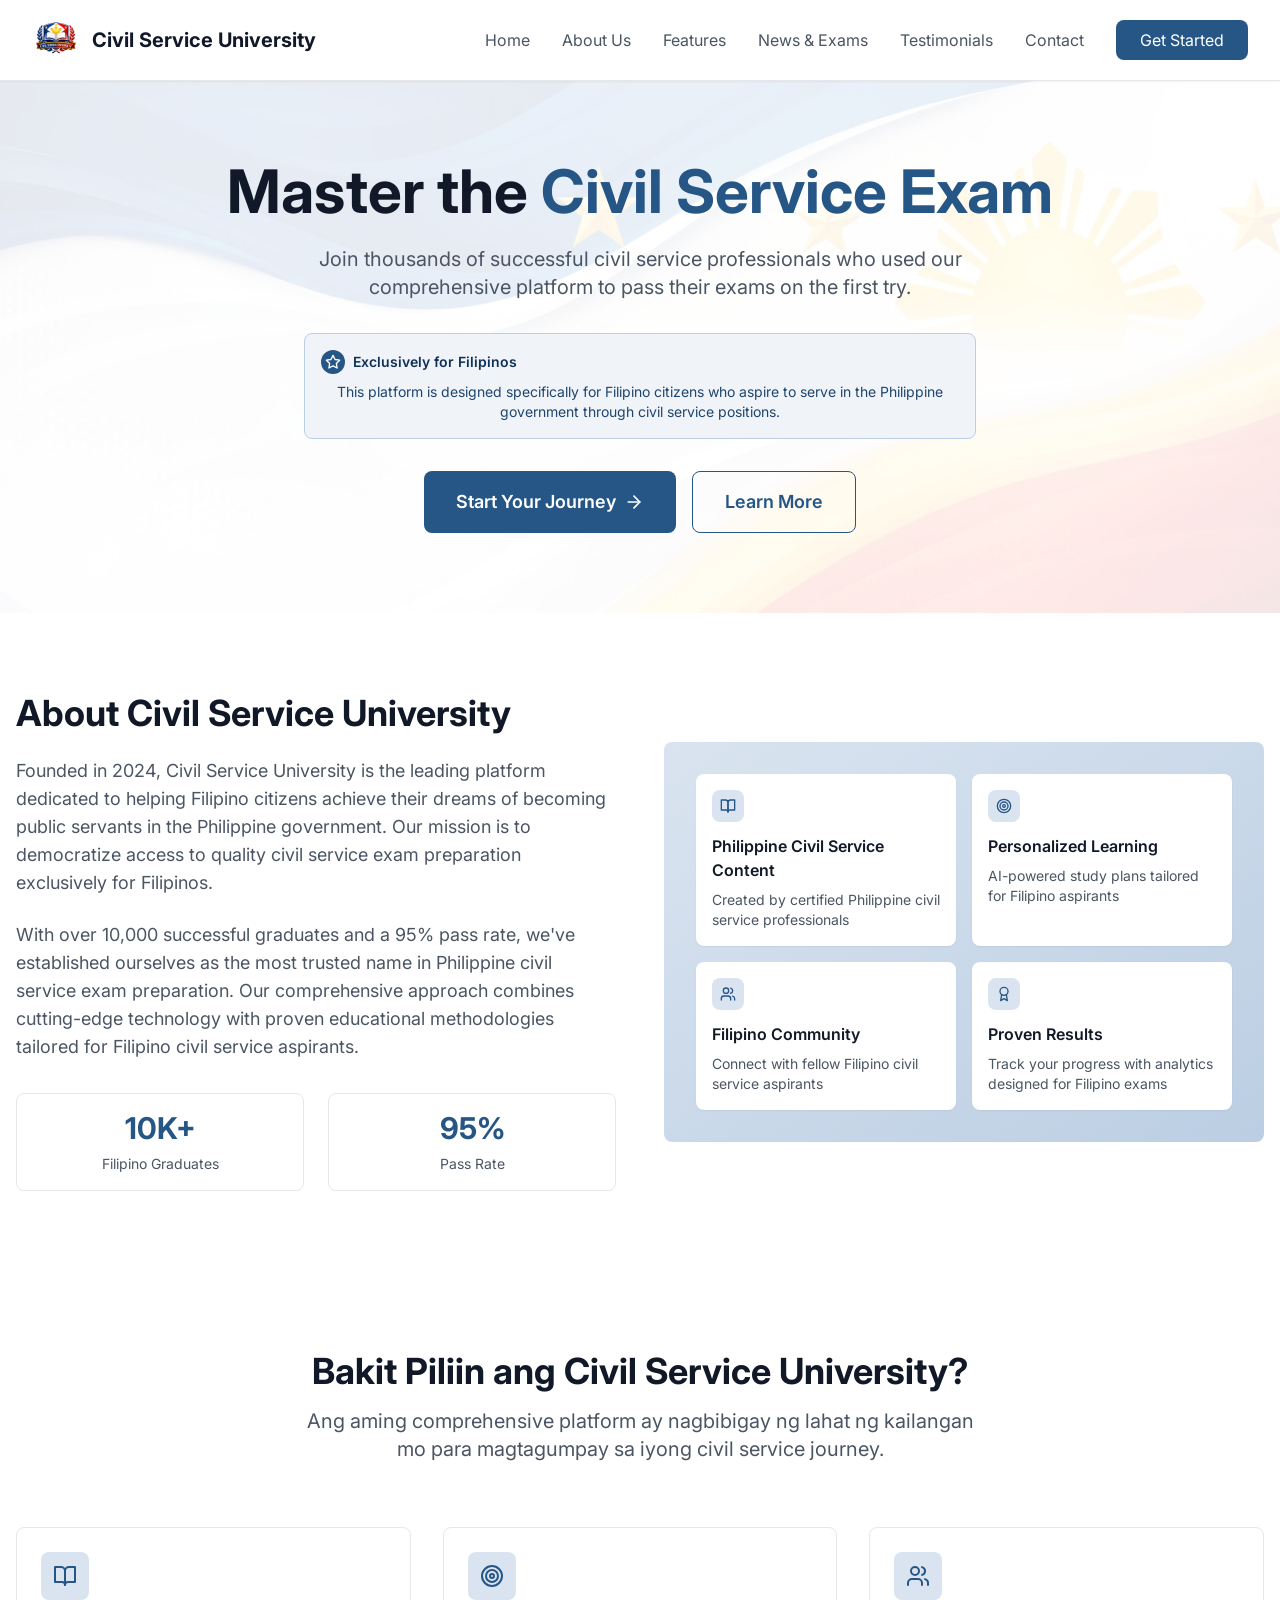
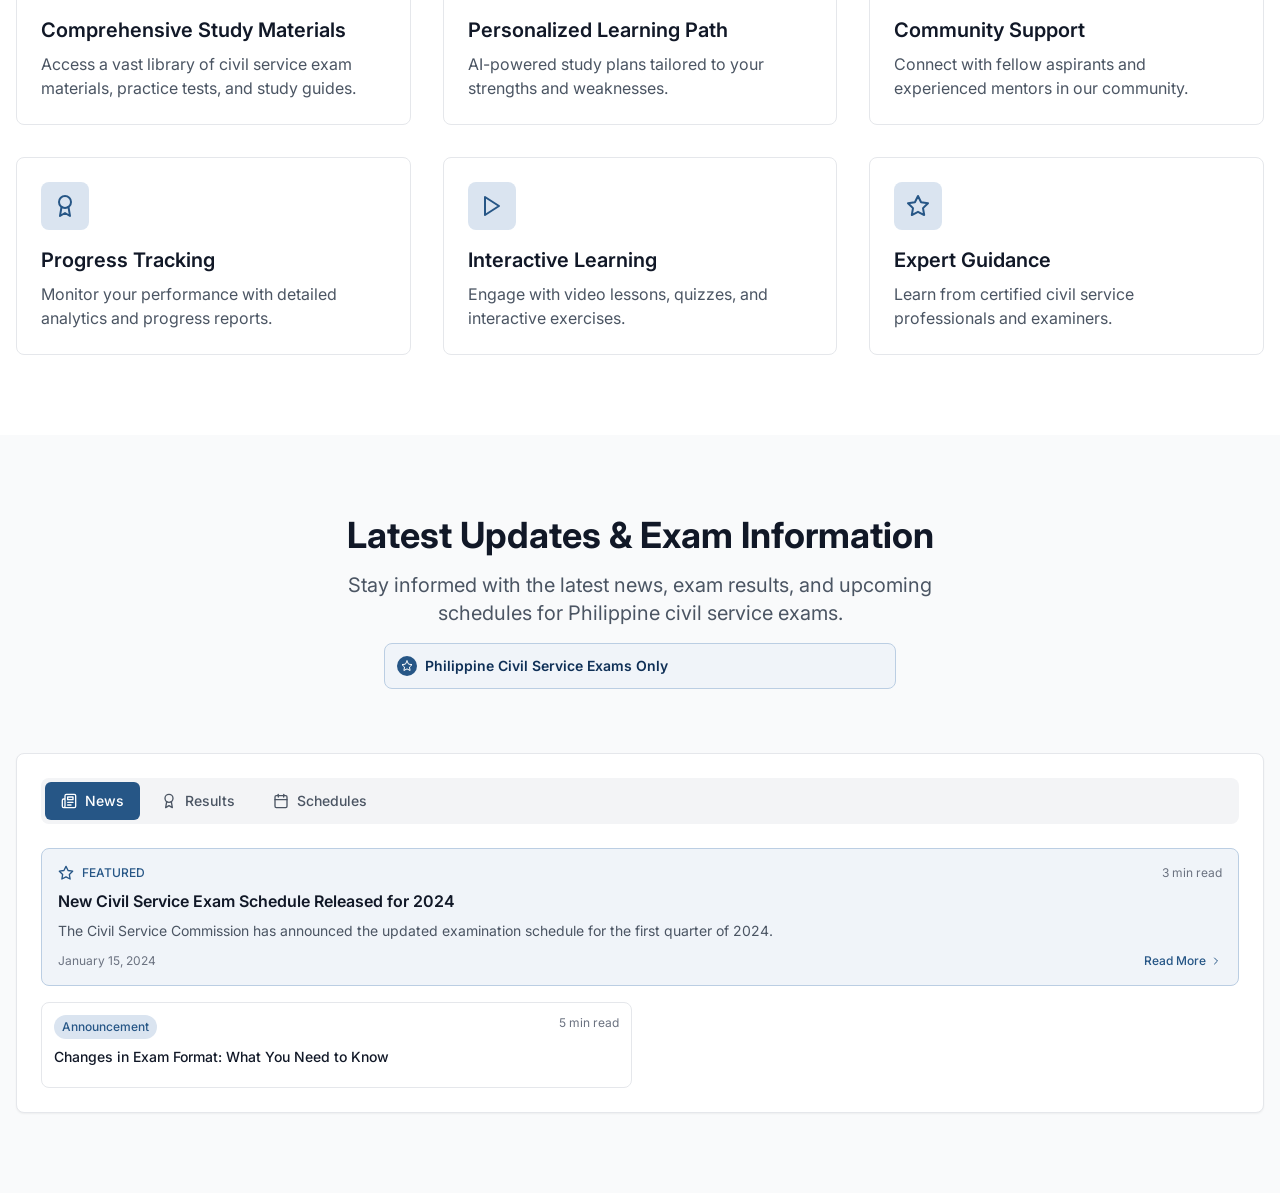
<file: index.html>
<!doctype html><html lang="en"><head><meta charset="utf-8"/><link rel="icon" href="/logo.png"/><meta name="viewport" content="width=device-width,initial-scale=1"/><meta name="theme-color" content="#000000"/><meta name="description" content="Civil Service University - Professional online learning platform for civil service preparation"/><link rel="apple-touch-icon" href="/logo.png"/><link rel="manifest" href="/manifest.json"/><link rel="preconnect" href="https://fonts.googleapis.com"><link rel="preconnect" href="https://fonts.gstatic.com" crossorigin><link href="https://fonts.googleapis.com/css2?family=Inter:wght@300;400;500;600;700&display=swap" rel="stylesheet"><title>Civil Service University - Login</title><script defer="defer" src="/static/js/main.30f3cca3.js"></script><link href="/static/css/main.5dc0beb6.css" rel="stylesheet"></head><body><noscript>You need to enable JavaScript to run this app.</noscript><div id="root"></div></body></html>
</file>
<file: static/css/main.5dc0beb6.css>
*,::backdrop,:after,:before{--tw-border-spacing-x:0;--tw-border-spacing-y:0;--tw-translate-x:0;--tw-translate-y:0;--tw-rotate:0;--tw-skew-x:0;--tw-skew-y:0;--tw-scale-x:1;--tw-scale-y:1;--tw-pan-x: ;--tw-pan-y: ;--tw-pinch-zoom: ;--tw-scroll-snap-strictness:proximity;--tw-gradient-from-position: ;--tw-gradient-via-position: ;--tw-gradient-to-position: ;--tw-ordinal: ;--tw-slashed-zero: ;--tw-numeric-figure: ;--tw-numeric-spacing: ;--tw-numeric-fraction: ;--tw-ring-inset: ;--tw-ring-offset-width:0px;--tw-ring-offset-color:#fff;--tw-ring-color:#3b82f680;--tw-ring-offset-shadow:0 0 #0000;--tw-ring-shadow:0 0 #0000;--tw-shadow:0 0 #0000;--tw-shadow-colored:0 0 #0000;--tw-blur: ;--tw-brightness: ;--tw-contrast: ;--tw-grayscale: ;--tw-hue-rotate: ;--tw-invert: ;--tw-saturate: ;--tw-sepia: ;--tw-drop-shadow: ;--tw-backdrop-blur: ;--tw-backdrop-brightness: ;--tw-backdrop-contrast: ;--tw-backdrop-grayscale: ;--tw-backdrop-hue-rotate: ;--tw-backdrop-invert: ;--tw-backdrop-opacity: ;--tw-backdrop-saturate: ;--tw-backdrop-sepia: ;--tw-contain-size: ;--tw-contain-layout: ;--tw-contain-paint: ;--tw-contain-style: }/*
! tailwindcss v3.4.17 | MIT License | https://tailwindcss.com
*/*,:after,:before{border:0 solid #e5e7eb;box-sizing:border-box}:after,:before{--tw-content:""}:host,html{-webkit-text-size-adjust:100%;font-feature-settings:normal;-webkit-tap-highlight-color:transparent;font-family:Inter,system-ui,sans-serif;font-variation-settings:normal;line-height:1.5;tab-size:4}body{line-height:inherit}hr{border-top-width:1px;color:inherit;height:0}abbr:where([title]){-webkit-text-decoration:underline dotted;text-decoration:underline dotted}h1,h2,h3,h4,h5,h6{font-size:inherit;font-weight:inherit}a{color:inherit;text-decoration:inherit}b,strong{font-weight:bolder}code,kbd,pre,samp{font-feature-settings:normal;font-family:ui-monospace,SFMono-Regular,Menlo,Monaco,Consolas,Liberation Mono,Courier New,monospace;font-size:1em;font-variation-settings:normal}small{font-size:80%}sub,sup{font-size:75%;line-height:0;position:relative;vertical-align:initial}sub{bottom:-.25em}sup{top:-.5em}table{border-collapse:collapse;border-color:inherit;text-indent:0}button,input,optgroup,select,textarea{font-feature-settings:inherit;color:inherit;font-family:inherit;font-size:100%;font-variation-settings:inherit;font-weight:inherit;letter-spacing:inherit;line-height:inherit;margin:0;padding:0}button,select{text-transform:none}button,input:where([type=button]),input:where([type=reset]),input:where([type=submit]){-webkit-appearance:button;background-color:initial;background-image:none}:-moz-focusring{outline:auto}:-moz-ui-invalid{box-shadow:none}progress{vertical-align:initial}::-webkit-inner-spin-button,::-webkit-outer-spin-button{height:auto}[type=search]{-webkit-appearance:textfield;outline-offset:-2px}::-webkit-search-decoration{-webkit-appearance:none}::-webkit-file-upload-button{-webkit-appearance:button;font:inherit}summary{display:list-item}blockquote,dd,dl,figure,h1,h2,h3,h4,h5,h6,hr,p,pre{margin:0}fieldset{margin:0}fieldset,legend{padding:0}menu,ol,ul{list-style:none;margin:0;padding:0}dialog{padding:0}textarea{resize:vertical}input::placeholder,textarea::placeholder{color:#9ca3af;opacity:1}[role=button],button{cursor:pointer}:disabled{cursor:default}audio,canvas,embed,iframe,img,object,svg,video{display:block;vertical-align:middle}img,video{height:auto;max-width:100%}[hidden]:where(:not([hidden=until-found])){display:none}html{font-family:Inter,system-ui,sans-serif}body{-webkit-font-smoothing:antialiased;-moz-osx-font-smoothing:grayscale;font-family:Inter,-apple-system,BlinkMacSystemFont,Segoe UI,Roboto,Oxygen,Ubuntu,Cantarell,Fira Sans,Droid Sans,Helvetica Neue,sans-serif;margin:0}.sr-only{clip:rect(0,0,0,0);border-width:0;height:1px;margin:-1px;overflow:hidden;padding:0;position:absolute;white-space:nowrap;width:1px}.pointer-events-none{pointer-events:none}.invisible{visibility:hidden}.fixed{position:fixed}.absolute{position:absolute}.relative{position:relative}.sticky{position:sticky}.inset-0{inset:0}.inset-x-0{left:0;right:0}.-bottom-10{bottom:-2.5rem}.-right-2{right:-.5rem}.-top-1{top:-.25rem}.bottom-0{bottom:0}.bottom-4{bottom:1rem}.bottom-\[56px\]{bottom:56px}.bottom-full{bottom:100%}.left-0{left:0}.left-3{left:.75rem}.left-8{left:2rem}.right-0{right:0}.right-2{right:.5rem}.right-3{right:.75rem}.right-4{right:1rem}.top-0{top:0}.top-1\/2{top:50%}.top-2\.5{top:.625rem}.top-20{top:5rem}.top-4{top:1rem}.top-6{top:1.5rem}.top-full{top:100%}.z-10{z-index:10}.z-40{z-index:40}.z-50{z-index:50}.z-\[1000\]{z-index:1000}.z-\[60\]{z-index:60}.z-\[70\]{z-index:70}.order-1{order:1}.order-2{order:2}.col-span-2{grid-column:span 2/span 2}.-mx-2{margin-left:-.5rem;margin-right:-.5rem}.mx-2{margin-left:.5rem;margin-right:.5rem}.mx-auto{margin-left:auto;margin-right:auto}.my-1{margin-bottom:.25rem;margin-top:.25rem}.mb-0\.5{margin-bottom:.125rem}.mb-1{margin-bottom:.25rem}.mb-12{margin-bottom:3rem}.mb-16{margin-bottom:4rem}.mb-2{margin-bottom:.5rem}.mb-3{margin-bottom:.75rem}.mb-4{margin-bottom:1rem}.mb-6{margin-bottom:1.5rem}.mb-8{margin-bottom:2rem}.ml-2{margin-left:.5rem}.mr-3{margin-right:.75rem}.mt-0\.5{margin-top:.125rem}.mt-1{margin-top:.25rem}.mt-2{margin-top:.5rem}.mt-4{margin-top:1rem}.mt-6{margin-top:1.5rem}.mt-8{margin-top:2rem}.line-clamp-2{-webkit-box-orient:vertical;-webkit-line-clamp:2;display:-webkit-box;overflow:hidden}.block{display:block}.inline-block{display:inline-block}.flex{display:flex}.inline-flex{display:inline-flex}.table{display:table}.grid{display:grid}.hidden{display:none}.h-1\.5{height:.375rem}.h-10{height:2.5rem}.h-12{height:3rem}.h-14{height:3.5rem}.h-16{height:4rem}.h-2{height:.5rem}.h-2\.5{height:.625rem}.h-20{height:5rem}.h-24{height:6rem}.h-3{height:.75rem}.h-4{height:1rem}.h-48{height:12rem}.h-5{height:1.25rem}.h-6{height:1.5rem}.h-8{height:2rem}.h-96{height:24rem}.h-\[calc\(100vh-0px\)\]{height:100vh}.h-\[calc\(100vh-56px\)\]{height:calc(100vh - 56px)}.h-full{height:100%}.max-h-60{max-height:15rem}.max-h-64{max-height:16rem}.max-h-96{max-height:24rem}.max-h-\[400px\]{max-height:400px}.max-h-\[60vh\]{max-height:60vh}.min-h-screen{min-height:100vh}.w-1\.5{width:.375rem}.w-10{width:2.5rem}.w-12{width:3rem}.w-16{width:4rem}.w-2{width:.5rem}.w-2\.5{width:.625rem}.w-20{width:5rem}.w-24{width:6rem}.w-3{width:.75rem}.w-4{width:1rem}.w-5{width:1.25rem}.w-56{width:14rem}.w-6{width:1.5rem}.w-72{width:18rem}.w-8{width:2rem}.w-80{width:20rem}.w-full{width:100%}.min-w-0{min-width:0}.max-w-2xl{max-width:42rem}.max-w-3xl{max-width:48rem}.max-w-4xl{max-width:56rem}.max-w-5xl{max-width:64rem}.max-w-7xl{max-width:80rem}.max-w-\[100px\]{max-width:100px}.max-w-\[75\%\]{max-width:75%}.max-w-\[80\%\]{max-width:80%}.max-w-\[98\%\]{max-width:98%}.max-w-lg{max-width:32rem}.max-w-md{max-width:28rem}.max-w-none{max-width:none}.flex-1{flex:1 1}.flex-shrink-0,.shrink-0{flex-shrink:0}.-translate-y-1\/2{--tw-translate-y:-50%}.-translate-y-1\/2,.-translate-y-2{transform:translate(var(--tw-translate-x),var(--tw-translate-y)) rotate(var(--tw-rotate)) skewX(var(--tw-skew-x)) skewY(var(--tw-skew-y)) scaleX(var(--tw-scale-x)) scaleY(var(--tw-scale-y))}.-translate-y-2{--tw-translate-y:-0.5rem}.rotate-180{--tw-rotate:180deg}.rotate-180,.rotate-90{transform:translate(var(--tw-translate-x),var(--tw-translate-y)) rotate(var(--tw-rotate)) skewX(var(--tw-skew-x)) skewY(var(--tw-skew-y)) scaleX(var(--tw-scale-x)) scaleY(var(--tw-scale-y))}.rotate-90{--tw-rotate:90deg}.transform{transform:translate(var(--tw-translate-x),var(--tw-translate-y)) rotate(var(--tw-rotate)) skewX(var(--tw-skew-x)) skewY(var(--tw-skew-y)) scaleX(var(--tw-scale-x)) scaleY(var(--tw-scale-y))}@keyframes bounce{0%,to{animation-timing-function:cubic-bezier(.8,0,1,1);transform:translateY(-25%)}50%{animation-timing-function:cubic-bezier(0,0,.2,1);transform:none}}.animate-bounce{animation:bounce 1s infinite}@keyframes fadeIn{0%{opacity:0}to{opacity:1}}.animate-fade-in{animation:fadeIn .5s ease-in-out}@keyframes pulse{50%{opacity:.5}}.animate-pulse{animation:pulse 2s cubic-bezier(.4,0,.6,1) infinite}@keyframes spin{to{transform:rotate(1turn)}}.animate-spin{animation:spin 1s linear infinite}.cursor-not-allowed{cursor:not-allowed}.cursor-pointer{cursor:pointer}.grid-cols-1{grid-template-columns:repeat(1,minmax(0,1fr))}.grid-cols-2{grid-template-columns:repeat(2,minmax(0,1fr))}.grid-cols-5{grid-template-columns:repeat(5,minmax(0,1fr))}.flex-col{flex-direction:column}.flex-wrap{flex-wrap:wrap}.items-start{align-items:flex-start}.items-end{align-items:flex-end}.items-center{align-items:center}.justify-start{justify-content:flex-start}.justify-end{justify-content:flex-end}.justify-center{justify-content:center}.justify-between{justify-content:space-between}.gap-1{gap:.25rem}.gap-12{gap:3rem}.gap-2{gap:.5rem}.gap-3{gap:.75rem}.gap-4{gap:1rem}.gap-6{gap:1.5rem}.gap-8{gap:2rem}.space-x-1>:not([hidden])~:not([hidden]){--tw-space-x-reverse:0;margin-left:calc(.25rem*(1 - var(--tw-space-x-reverse)));margin-right:calc(.25rem*var(--tw-space-x-reverse))}.space-x-2>:not([hidden])~:not([hidden]){--tw-space-x-reverse:0;margin-left:calc(.5rem*(1 - var(--tw-space-x-reverse)));margin-right:calc(.5rem*var(--tw-space-x-reverse))}.space-y-1>:not([hidden])~:not([hidden]){--tw-space-y-reverse:0;margin-bottom:calc(.25rem*var(--tw-space-y-reverse));margin-top:calc(.25rem*(1 - var(--tw-space-y-reverse)))}.space-y-2>:not([hidden])~:not([hidden]){--tw-space-y-reverse:0;margin-bottom:calc(.5rem*var(--tw-space-y-reverse));margin-top:calc(.5rem*(1 - var(--tw-space-y-reverse)))}.space-y-3>:not([hidden])~:not([hidden]){--tw-space-y-reverse:0;margin-bottom:calc(.75rem*var(--tw-space-y-reverse));margin-top:calc(.75rem*(1 - var(--tw-space-y-reverse)))}.space-y-4>:not([hidden])~:not([hidden]){--tw-space-y-reverse:0;margin-bottom:calc(1rem*var(--tw-space-y-reverse));margin-top:calc(1rem*(1 - var(--tw-space-y-reverse)))}.space-y-6>:not([hidden])~:not([hidden]){--tw-space-y-reverse:0;margin-bottom:calc(1.5rem*var(--tw-space-y-reverse));margin-top:calc(1.5rem*(1 - var(--tw-space-y-reverse)))}.divide-y>:not([hidden])~:not([hidden]){--tw-divide-y-reverse:0;border-bottom-width:calc(1px*var(--tw-divide-y-reverse));border-top-width:calc(1px*(1 - var(--tw-divide-y-reverse)))}.divide-gray-100>:not([hidden])~:not([hidden]){--tw-divide-opacity:1;border-color:#f3f4f6;border-color:rgb(243 244 246/var(--tw-divide-opacity,1))}.divide-gray-200>:not([hidden])~:not([hidden]){--tw-divide-opacity:1;border-color:#e5e7eb;border-color:rgb(229 231 235/var(--tw-divide-opacity,1))}.overflow-hidden{overflow:hidden}.overflow-visible{overflow:visible}.overflow-x-auto{overflow-x:auto}.overflow-y-auto{overflow-y:auto}.truncate{overflow:hidden;text-overflow:ellipsis}.truncate,.whitespace-nowrap{white-space:nowrap}.whitespace-pre-line{white-space:pre-line}.whitespace-pre-wrap{white-space:pre-wrap}.rounded{border-radius:.25rem}.rounded-full{border-radius:9999px}.rounded-lg{border-radius:.5rem}.rounded-md{border-radius:.375rem}.rounded-xl{border-radius:.75rem}.rounded-b-lg{border-bottom-left-radius:.5rem;border-bottom-right-radius:.5rem}.rounded-t-lg{border-top-left-radius:.5rem;border-top-right-radius:.5rem}.rounded-bl-none{border-bottom-left-radius:0}.rounded-br-none{border-bottom-right-radius:0}.border{border-width:1px}.border-2{border-width:2px}.border-b{border-bottom-width:1px}.border-b-2{border-bottom-width:2px}.border-l-4{border-left-width:4px}.border-r{border-right-width:1px}.border-t{border-top-width:1px}.border-blue-100{--tw-border-opacity:1;border-color:#dbeafe;border-color:rgb(219 234 254/var(--tw-border-opacity,1))}.border-gray-100{--tw-border-opacity:1;border-color:#f3f4f6;border-color:rgb(243 244 246/var(--tw-border-opacity,1))}.border-gray-200{--tw-border-opacity:1;border-color:#e5e7eb;border-color:rgb(229 231 235/var(--tw-border-opacity,1))}.border-gray-300{--tw-border-opacity:1;border-color:#d1d5db;border-color:rgb(209 213 219/var(--tw-border-opacity,1))}.border-gray-50{--tw-border-opacity:1;border-color:#f9fafb;border-color:rgb(249 250 251/var(--tw-border-opacity,1))}.border-gray-600{--tw-border-opacity:1;border-color:#4b5563;border-color:rgb(75 85 99/var(--tw-border-opacity,1))}.border-green-500{--tw-border-opacity:1;border-color:#22c55e;border-color:rgb(34 197 94/var(--tw-border-opacity,1))}.border-green-600{--tw-border-opacity:1;border-color:#16a34a;border-color:rgb(22 163 74/var(--tw-border-opacity,1))}.border-orange-300{--tw-border-opacity:1;border-color:#fdba74;border-color:rgb(253 186 116/var(--tw-border-opacity,1))}.border-primary-100{--tw-border-opacity:1;border-color:#dae4f0;border-color:rgb(218 228 240/var(--tw-border-opacity,1))}.border-primary-200{--tw-border-opacity:1;border-color:#bbcee3;border-color:rgb(187 206 227/var(--tw-border-opacity,1))}.border-primary-500{--tw-border-opacity:1;border-color:#386fa4;border-color:rgb(56 111 164/var(--tw-border-opacity,1))}.border-primary-600{--tw-border-opacity:1;border-color:#265686;border-color:rgb(38 86 134/var(--tw-border-opacity,1))}.border-purple-200{--tw-border-opacity:1;border-color:#e9d5ff;border-color:rgb(233 213 255/var(--tw-border-opacity,1))}.border-red-200{--tw-border-opacity:1;border-color:#fecaca;border-color:rgb(254 202 202/var(--tw-border-opacity,1))}.border-red-500{--tw-border-opacity:1;border-color:#ef4444;border-color:rgb(239 68 68/var(--tw-border-opacity,1))}.border-red-600{--tw-border-opacity:1;border-color:#dc2626;border-color:rgb(220 38 38/var(--tw-border-opacity,1))}.border-transparent{border-color:#0000}.border-white{--tw-border-opacity:1;border-color:#fff;border-color:rgb(255 255 255/var(--tw-border-opacity,1))}.border-yellow-100{--tw-border-opacity:1;border-color:#fef9c3;border-color:rgb(254 249 195/var(--tw-border-opacity,1))}.border-yellow-200{--tw-border-opacity:1;border-color:#fef08a;border-color:rgb(254 240 138/var(--tw-border-opacity,1))}.border-yellow-300{--tw-border-opacity:1;border-color:#fde047;border-color:rgb(253 224 71/var(--tw-border-opacity,1))}.bg-accent-100{--tw-bg-opacity:1;background-color:#fff3c4;background-color:rgb(255 243 196/var(--tw-bg-opacity,1))}.bg-accent-50{--tw-bg-opacity:1;background-color:#fffbea;background-color:rgb(255 251 234/var(--tw-bg-opacity,1))}.bg-accent-600{--tw-bg-opacity:1;background-color:#b45309;background-color:rgb(180 83 9/var(--tw-bg-opacity,1))}.bg-black{--tw-bg-opacity:1;background-color:#000;background-color:rgb(0 0 0/var(--tw-bg-opacity,1))}.bg-black\/50{background-color:#00000080}.bg-blue-100{--tw-bg-opacity:1;background-color:#dbeafe;background-color:rgb(219 234 254/var(--tw-bg-opacity,1))}.bg-blue-50{--tw-bg-opacity:1;background-color:#eff6ff;background-color:rgb(239 246 255/var(--tw-bg-opacity,1))}.bg-blue-500{--tw-bg-opacity:1;background-color:#3b82f6;background-color:rgb(59 130 246/var(--tw-bg-opacity,1))}.bg-blue-600{--tw-bg-opacity:1;background-color:#2563eb;background-color:rgb(37 99 235/var(--tw-bg-opacity,1))}.bg-gray-100{--tw-bg-opacity:1;background-color:#f3f4f6;background-color:rgb(243 244 246/var(--tw-bg-opacity,1))}.bg-gray-200{--tw-bg-opacity:1;background-color:#e5e7eb;background-color:rgb(229 231 235/var(--tw-bg-opacity,1))}.bg-gray-400{--tw-bg-opacity:1;background-color:#9ca3af;background-color:rgb(156 163 175/var(--tw-bg-opacity,1))}.bg-gray-50{--tw-bg-opacity:1;background-color:#f9fafb;background-color:rgb(249 250 251/var(--tw-bg-opacity,1))}.bg-gray-500{--tw-bg-opacity:1;background-color:#6b7280;background-color:rgb(107 114 128/var(--tw-bg-opacity,1))}.bg-gray-600{--tw-bg-opacity:1;background-color:#4b5563;background-color:rgb(75 85 99/var(--tw-bg-opacity,1))}.bg-gray-900{--tw-bg-opacity:1;background-color:#111827;background-color:rgb(17 24 39/var(--tw-bg-opacity,1))}.bg-green-100{--tw-bg-opacity:1;background-color:#dcfce7;background-color:rgb(220 252 231/var(--tw-bg-opacity,1))}.bg-green-400{--tw-bg-opacity:1;background-color:#4ade80;background-color:rgb(74 222 128/var(--tw-bg-opacity,1))}.bg-green-50{--tw-bg-opacity:1;background-color:#f0fdf4;background-color:rgb(240 253 244/var(--tw-bg-opacity,1))}.bg-green-500{--tw-bg-opacity:1;background-color:#22c55e;background-color:rgb(34 197 94/var(--tw-bg-opacity,1))}.bg-green-600{--tw-bg-opacity:1;background-color:#16a34a;background-color:rgb(22 163 74/var(--tw-bg-opacity,1))}.bg-orange-100{--tw-bg-opacity:1;background-color:#ffedd5;background-color:rgb(255 237 213/var(--tw-bg-opacity,1))}.bg-orange-50{--tw-bg-opacity:1;background-color:#fff7ed;background-color:rgb(255 247 237/var(--tw-bg-opacity,1))}.bg-orange-500{--tw-bg-opacity:1;background-color:#f97316;background-color:rgb(249 115 22/var(--tw-bg-opacity,1))}.bg-orange-600{--tw-bg-opacity:1;background-color:#ea580c;background-color:rgb(234 88 12/var(--tw-bg-opacity,1))}.bg-primary-100{--tw-bg-opacity:1;background-color:#dae4f0;background-color:rgb(218 228 240/var(--tw-bg-opacity,1))}.bg-primary-200{--tw-bg-opacity:1;background-color:#bbcee3;background-color:rgb(187 206 227/var(--tw-bg-opacity,1))}.bg-primary-50{--tw-bg-opacity:1;background-color:#f0f4f9;background-color:rgb(240 244 249/var(--tw-bg-opacity,1))}.bg-primary-500{--tw-bg-opacity:1;background-color:#386fa4;background-color:rgb(56 111 164/var(--tw-bg-opacity,1))}.bg-primary-600{--tw-bg-opacity:1;background-color:#265686;background-color:rgb(38 86 134/var(--tw-bg-opacity,1))}.bg-purple-100{--tw-bg-opacity:1;background-color:#f3e8ff;background-color:rgb(243 232 255/var(--tw-bg-opacity,1))}.bg-purple-50{--tw-bg-opacity:1;background-color:#faf5ff;background-color:rgb(250 245 255/var(--tw-bg-opacity,1))}.bg-purple-500{--tw-bg-opacity:1;background-color:#a855f7;background-color:rgb(168 85 247/var(--tw-bg-opacity,1))}.bg-purple-600{--tw-bg-opacity:1;background-color:#9333ea;background-color:rgb(147 51 234/var(--tw-bg-opacity,1))}.bg-red-100{--tw-bg-opacity:1;background-color:#fee2e2;background-color:rgb(254 226 226/var(--tw-bg-opacity,1))}.bg-red-50{--tw-bg-opacity:1;background-color:#fef2f2;background-color:rgb(254 242 242/var(--tw-bg-opacity,1))}.bg-red-500{--tw-bg-opacity:1;background-color:#ef4444;background-color:rgb(239 68 68/var(--tw-bg-opacity,1))}.bg-red-600{--tw-bg-opacity:1;background-color:#dc2626;background-color:rgb(220 38 38/var(--tw-bg-opacity,1))}.bg-secondary-100{--tw-bg-opacity:1;background-color:#fde3e3;background-color:rgb(253 227 227/var(--tw-bg-opacity,1))}.bg-secondary-600{--tw-bg-opacity:1;background-color:#c53030;background-color:rgb(197 48 48/var(--tw-bg-opacity,1))}.bg-transparent{background-color:initial}.bg-white{--tw-bg-opacity:1;background-color:#fff;background-color:rgb(255 255 255/var(--tw-bg-opacity,1))}.bg-white\/90{background-color:#ffffffe6}.bg-white\/95{background-color:#fffffff2}.bg-yellow-100{--tw-bg-opacity:1;background-color:#fef9c3;background-color:rgb(254 249 195/var(--tw-bg-opacity,1))}.bg-yellow-50{--tw-bg-opacity:1;background-color:#fefce8;background-color:rgb(254 252 232/var(--tw-bg-opacity,1))}.bg-yellow-500{--tw-bg-opacity:1;background-color:#eab308;background-color:rgb(234 179 8/var(--tw-bg-opacity,1))}.bg-yellow-600{--tw-bg-opacity:1;background-color:#ca8a04;background-color:rgb(202 138 4/var(--tw-bg-opacity,1))}.bg-opacity-50{--tw-bg-opacity:0.5}.bg-gradient-to-br{background-image:linear-gradient(to bottom right,var(--tw-gradient-stops))}.bg-gradient-to-r{background-image:linear-gradient(to right,var(--tw-gradient-stops))}.from-primary-100{--tw-gradient-from:#dae4f0 var(--tw-gradient-from-position);--tw-gradient-to:#dae4f000 var(--tw-gradient-to-position);--tw-gradient-stops:var(--tw-gradient-from),var(--tw-gradient-to)}.from-primary-50{--tw-gradient-from:#f0f4f9 var(--tw-gradient-from-position);--tw-gradient-to:#f0f4f900 var(--tw-gradient-to-position);--tw-gradient-stops:var(--tw-gradient-from),var(--tw-gradient-to)}.from-primary-600{--tw-gradient-from:#265686 var(--tw-gradient-from-position);--tw-gradient-to:#26568600 var(--tw-gradient-to-position);--tw-gradient-stops:var(--tw-gradient-from),var(--tw-gradient-to)}.from-primary-800{--tw-gradient-from:#0f3057 var(--tw-gradient-from-position);--tw-gradient-to:#0f305700 var(--tw-gradient-to-position);--tw-gradient-stops:var(--tw-gradient-from),var(--tw-gradient-to)}.to-primary-200{--tw-gradient-to:#bbcee3 var(--tw-gradient-to-position)}.to-primary-500{--tw-gradient-to:#386fa4 var(--tw-gradient-to-position)}.to-primary-700{--tw-gradient-to:#1e456d var(--tw-gradient-to-position)}.to-secondary-800{--tw-gradient-to:#8a151b var(--tw-gradient-to-position)}.to-white{--tw-gradient-to:#fff var(--tw-gradient-to-position)}.bg-cover{background-size:cover}.bg-center{background-position:50%}.bg-no-repeat{background-repeat:no-repeat}.fill-current{fill:currentColor}.object-contain{object-fit:contain}.p-0\.5{padding:.125rem}.p-1{padding:.25rem}.p-12{padding:3rem}.p-2{padding:.5rem}.p-2\.5{padding:.625rem}.p-3{padding:.75rem}.p-4{padding:1rem}.p-6{padding:1.5rem}.p-8{padding:2rem}.px-1\.5{padding-left:.375rem;padding-right:.375rem}.px-2{padding-left:.5rem;padding-right:.5rem}.px-3{padding-left:.75rem;padding-right:.75rem}.px-4{padding-left:1rem;padding-right:1rem}.px-6{padding-left:1.5rem;padding-right:1.5rem}.px-8{padding-left:2rem;padding-right:2rem}.py-0\.5{padding-bottom:.125rem;padding-top:.125rem}.py-1{padding-bottom:.25rem;padding-top:.25rem}.py-1\.5{padding-bottom:.375rem;padding-top:.375rem}.py-12{padding-bottom:3rem;padding-top:3rem}.py-2{padding-bottom:.5rem;padding-top:.5rem}.py-20{padding-bottom:5rem;padding-top:5rem}.py-3{padding-bottom:.75rem;padding-top:.75rem}.py-4{padding-bottom:1rem;padding-top:1rem}.py-8{padding-bottom:2rem;padding-top:2rem}.pb-16{padding-bottom:4rem}.pb-2{padding-bottom:.5rem}.pb-24{padding-bottom:6rem}.pb-8{padding-bottom:2rem}.pl-10{padding-left:2.5rem}.pr-1{padding-right:.25rem}.pr-10{padding-right:2.5rem}.pr-4{padding-right:1rem}.pt-2{padding-top:.5rem}.pt-4{padding-top:1rem}.pt-6{padding-top:1.5rem}.text-left{text-align:left}.text-center{text-align:center}.text-right{text-align:right}.font-mono{font-family:ui-monospace,SFMono-Regular,Menlo,Monaco,Consolas,Liberation Mono,Courier New,monospace}.text-2xl{font-size:1.5rem;line-height:2rem}.text-3xl{font-size:1.875rem;line-height:2.25rem}.text-4xl{font-size:2.25rem;line-height:2.5rem}.text-\[10px\]{font-size:10px}.text-\[11px\]{font-size:11px}.text-base{font-size:1rem;line-height:1.5rem}.text-lg{font-size:1.125rem;line-height:1.75rem}.text-sm{font-size:.875rem;line-height:1.25rem}.text-xl{font-size:1.25rem;line-height:1.75rem}.text-xs{font-size:.75rem;line-height:1rem}.font-bold{font-weight:700}.font-medium{font-weight:500}.font-semibold{font-weight:600}.uppercase{text-transform:uppercase}.capitalize{text-transform:capitalize}.italic{font-style:italic}.leading-none{line-height:1}.leading-relaxed{line-height:1.625}.tracking-wide{letter-spacing:.025em}.tracking-wider{letter-spacing:.05em}.tracking-widest{letter-spacing:.1em}.text-accent-500{--tw-text-opacity:1;color:#d97706;color:rgb(217 119 6/var(--tw-text-opacity,1))}.text-accent-600{--tw-text-opacity:1;color:#b45309;color:rgb(180 83 9/var(--tw-text-opacity,1))}.text-accent-700{--tw-text-opacity:1;color:#92400e;color:rgb(146 64 14/var(--tw-text-opacity,1))}.text-accent-800{--tw-text-opacity:1;color:#78350f;color:rgb(120 53 15/var(--tw-text-opacity,1))}.text-blue-500{--tw-text-opacity:1;color:#3b82f6;color:rgb(59 130 246/var(--tw-text-opacity,1))}.text-blue-600{--tw-text-opacity:1;color:#2563eb;color:rgb(37 99 235/var(--tw-text-opacity,1))}.text-blue-700{--tw-text-opacity:1;color:#1d4ed8;color:rgb(29 78 216/var(--tw-text-opacity,1))}.text-blue-800{--tw-text-opacity:1;color:#1e40af;color:rgb(30 64 175/var(--tw-text-opacity,1))}.text-blue-900{--tw-text-opacity:1;color:#1e3a8a;color:rgb(30 58 138/var(--tw-text-opacity,1))}.text-gray-400{--tw-text-opacity:1;color:#9ca3af;color:rgb(156 163 175/var(--tw-text-opacity,1))}.text-gray-500{--tw-text-opacity:1;color:#6b7280;color:rgb(107 114 128/var(--tw-text-opacity,1))}.text-gray-600{--tw-text-opacity:1;color:#4b5563;color:rgb(75 85 99/var(--tw-text-opacity,1))}.text-gray-700{--tw-text-opacity:1;color:#374151;color:rgb(55 65 81/var(--tw-text-opacity,1))}.text-gray-800{--tw-text-opacity:1;color:#1f2937;color:rgb(31 41 55/var(--tw-text-opacity,1))}.text-gray-900{--tw-text-opacity:1;color:#111827;color:rgb(17 24 39/var(--tw-text-opacity,1))}.text-green-500{--tw-text-opacity:1;color:#22c55e;color:rgb(34 197 94/var(--tw-text-opacity,1))}.text-green-600{--tw-text-opacity:1;color:#16a34a;color:rgb(22 163 74/var(--tw-text-opacity,1))}.text-green-700{--tw-text-opacity:1;color:#15803d;color:rgb(21 128 61/var(--tw-text-opacity,1))}.text-orange-600{--tw-text-opacity:1;color:#ea580c;color:rgb(234 88 12/var(--tw-text-opacity,1))}.text-orange-700{--tw-text-opacity:1;color:#c2410c;color:rgb(194 65 12/var(--tw-text-opacity,1))}.text-orange-800{--tw-text-opacity:1;color:#9a3412;color:rgb(154 52 18/var(--tw-text-opacity,1))}.text-primary-100{--tw-text-opacity:1;color:#dae4f0;color:rgb(218 228 240/var(--tw-text-opacity,1))}.text-primary-500{--tw-text-opacity:1;color:#386fa4;color:rgb(56 111 164/var(--tw-text-opacity,1))}.text-primary-600{--tw-text-opacity:1;color:#265686;color:rgb(38 86 134/var(--tw-text-opacity,1))}.text-primary-700{--tw-text-opacity:1;color:#1e456d;color:rgb(30 69 109/var(--tw-text-opacity,1))}.text-primary-800{--tw-text-opacity:1;color:#0f3057;color:rgb(15 48 87/var(--tw-text-opacity,1))}.text-purple-500{--tw-text-opacity:1;color:#a855f7;color:rgb(168 85 247/var(--tw-text-opacity,1))}.text-purple-600{--tw-text-opacity:1;color:#9333ea;color:rgb(147 51 234/var(--tw-text-opacity,1))}.text-purple-700{--tw-text-opacity:1;color:#7e22ce;color:rgb(126 34 206/var(--tw-text-opacity,1))}.text-purple-800{--tw-text-opacity:1;color:#6b21a8;color:rgb(107 33 168/var(--tw-text-opacity,1))}.text-red-600{--tw-text-opacity:1;color:#dc2626;color:rgb(220 38 38/var(--tw-text-opacity,1))}.text-red-700{--tw-text-opacity:1;color:#b91c1c;color:rgb(185 28 28/var(--tw-text-opacity,1))}.text-red-800{--tw-text-opacity:1;color:#991b1b;color:rgb(153 27 27/var(--tw-text-opacity,1))}.text-secondary-500{--tw-text-opacity:1;color:#e53e3e;color:rgb(229 62 62/var(--tw-text-opacity,1))}.text-secondary-600{--tw-text-opacity:1;color:#c53030;color:rgb(197 48 48/var(--tw-text-opacity,1))}.text-secondary-700{--tw-text-opacity:1;color:#9b2c2c;color:rgb(155 44 44/var(--tw-text-opacity,1))}.text-secondary-800{--tw-text-opacity:1;color:#8a151b;color:rgb(138 21 27/var(--tw-text-opacity,1))}.text-white{--tw-text-opacity:1;color:#fff;color:rgb(255 255 255/var(--tw-text-opacity,1))}.text-yellow-500{--tw-text-opacity:1;color:#eab308;color:rgb(234 179 8/var(--tw-text-opacity,1))}.text-yellow-600{--tw-text-opacity:1;color:#ca8a04;color:rgb(202 138 4/var(--tw-text-opacity,1))}.text-yellow-700{--tw-text-opacity:1;color:#a16207;color:rgb(161 98 7/var(--tw-text-opacity,1))}.text-yellow-800{--tw-text-opacity:1;color:#854d0e;color:rgb(133 77 14/var(--tw-text-opacity,1))}.opacity-0{opacity:0}.opacity-50{opacity:.5}.opacity-70{opacity:.7}.shadow{--tw-shadow:0 1px 3px 0 #0000001a,0 1px 2px -1px #0000001a;--tw-shadow-colored:0 1px 3px 0 var(--tw-shadow-color),0 1px 2px -1px var(--tw-shadow-color)}.shadow,.shadow-lg{box-shadow:0 0 #0000,0 0 #0000,var(--tw-shadow);box-shadow:var(--tw-ring-offset-shadow,0 0 #0000),var(--tw-ring-shadow,0 0 #0000),var(--tw-shadow)}.shadow-lg{--tw-shadow:0 10px 15px -3px #0000001a,0 4px 6px -4px #0000001a;--tw-shadow-colored:0 10px 15px -3px var(--tw-shadow-color),0 4px 6px -4px var(--tw-shadow-color)}.shadow-md{--tw-shadow:0 4px 6px -1px #0000001a,0 2px 4px -2px #0000001a;--tw-shadow-colored:0 4px 6px -1px var(--tw-shadow-color),0 2px 4px -2px var(--tw-shadow-color)}.shadow-md,.shadow-sm{box-shadow:0 0 #0000,0 0 #0000,var(--tw-shadow);box-shadow:var(--tw-ring-offset-shadow,0 0 #0000),var(--tw-ring-shadow,0 0 #0000),var(--tw-shadow)}.shadow-sm{--tw-shadow:0 1px 2px 0 #0000000d;--tw-shadow-colored:0 1px 2px 0 var(--tw-shadow-color)}.shadow-xl{--tw-shadow:0 20px 25px -5px #0000001a,0 8px 10px -6px #0000001a;--tw-shadow-colored:0 20px 25px -5px var(--tw-shadow-color),0 8px 10px -6px var(--tw-shadow-color);box-shadow:0 0 #0000,0 0 #0000,var(--tw-shadow);box-shadow:var(--tw-ring-offset-shadow,0 0 #0000),var(--tw-ring-shadow,0 0 #0000),var(--tw-shadow)}.filter{filter:var(--tw-blur) var(--tw-brightness) var(--tw-contrast) var(--tw-grayscale) var(--tw-hue-rotate) var(--tw-invert) var(--tw-saturate) var(--tw-sepia) var(--tw-drop-shadow)}.backdrop-blur-sm{--tw-backdrop-blur:blur(4px);-webkit-backdrop-filter:var(--tw-backdrop-blur) var(--tw-backdrop-brightness) var(--tw-backdrop-contrast) var(--tw-backdrop-grayscale) var(--tw-backdrop-hue-rotate) var(--tw-backdrop-invert) var(--tw-backdrop-opacity) var(--tw-backdrop-saturate) var(--tw-backdrop-sepia);backdrop-filter:var(--tw-backdrop-blur) var(--tw-backdrop-brightness) var(--tw-backdrop-contrast) var(--tw-backdrop-grayscale) var(--tw-backdrop-hue-rotate) var(--tw-backdrop-invert) var(--tw-backdrop-opacity) var(--tw-backdrop-saturate) var(--tw-backdrop-sepia)}.transition-all{transition-duration:.15s;transition-property:all;transition-timing-function:cubic-bezier(.4,0,.2,1)}.transition-colors{transition-duration:.15s;transition-property:color,background-color,border-color,text-decoration-color,fill,stroke;transition-timing-function:cubic-bezier(.4,0,.2,1)}.transition-shadow{transition-duration:.15s;transition-property:box-shadow;transition-timing-function:cubic-bezier(.4,0,.2,1)}.transition-transform{transition-duration:.15s;transition-property:transform;transition-timing-function:cubic-bezier(.4,0,.2,1)}.duration-200{transition-duration:.2s}.duration-300{transition-duration:.3s}.duration-500{transition-duration:.5s}.hover\:-translate-y-0\.5:hover{--tw-translate-y:-0.125rem}.hover\:-translate-y-0\.5:hover,.hover\:scale-105:hover{transform:translate(var(--tw-translate-x),var(--tw-translate-y)) rotate(var(--tw-rotate)) skewX(var(--tw-skew-x)) skewY(var(--tw-skew-y)) scaleX(var(--tw-scale-x)) scaleY(var(--tw-scale-y))}.hover\:scale-105:hover{--tw-scale-x:1.05;--tw-scale-y:1.05}.hover\:scale-\[1\.02\]:hover{--tw-scale-x:1.02;--tw-scale-y:1.02;transform:translate(var(--tw-translate-x),var(--tw-translate-y)) rotate(var(--tw-rotate)) skewX(var(--tw-skew-x)) skewY(var(--tw-skew-y)) scaleX(var(--tw-scale-x)) scaleY(var(--tw-scale-y))}.hover\:border-gray-300:hover{--tw-border-opacity:1;border-color:#d1d5db;border-color:rgb(209 213 219/var(--tw-border-opacity,1))}.hover\:border-primary-300:hover{--tw-border-opacity:1;border-color:#8eb0d3;border-color:rgb(142 176 211/var(--tw-border-opacity,1))}.hover\:border-primary-500:hover{--tw-border-opacity:1;border-color:#386fa4;border-color:rgb(56 111 164/var(--tw-border-opacity,1))}.hover\:bg-gray-100:hover{--tw-bg-opacity:1;background-color:#f3f4f6;background-color:rgb(243 244 246/var(--tw-bg-opacity,1))}.hover\:bg-gray-200:hover{--tw-bg-opacity:1;background-color:#e5e7eb;background-color:rgb(229 231 235/var(--tw-bg-opacity,1))}.hover\:bg-gray-300:hover{--tw-bg-opacity:1;background-color:#d1d5db;background-color:rgb(209 213 219/var(--tw-bg-opacity,1))}.hover\:bg-gray-50:hover{--tw-bg-opacity:1;background-color:#f9fafb;background-color:rgb(249 250 251/var(--tw-bg-opacity,1))}.hover\:bg-gray-600:hover{--tw-bg-opacity:1;background-color:#4b5563;background-color:rgb(75 85 99/var(--tw-bg-opacity,1))}.hover\:bg-gray-700:hover{--tw-bg-opacity:1;background-color:#374151;background-color:rgb(55 65 81/var(--tw-bg-opacity,1))}.hover\:bg-gray-800:hover{--tw-bg-opacity:1;background-color:#1f2937;background-color:rgb(31 41 55/var(--tw-bg-opacity,1))}.hover\:bg-green-700:hover{--tw-bg-opacity:1;background-color:#15803d;background-color:rgb(21 128 61/var(--tw-bg-opacity,1))}.hover\:bg-primary-50:hover{--tw-bg-opacity:1;background-color:#f0f4f9;background-color:rgb(240 244 249/var(--tw-bg-opacity,1))}.hover\:bg-primary-600:hover{--tw-bg-opacity:1;background-color:#265686;background-color:rgb(38 86 134/var(--tw-bg-opacity,1))}.hover\:bg-primary-700:hover{--tw-bg-opacity:1;background-color:#1e456d;background-color:rgb(30 69 109/var(--tw-bg-opacity,1))}.hover\:bg-red-50:hover{--tw-bg-opacity:1;background-color:#fef2f2;background-color:rgb(254 242 242/var(--tw-bg-opacity,1))}.hover\:bg-secondary-700:hover{--tw-bg-opacity:1;background-color:#9b2c2c;background-color:rgb(155 44 44/var(--tw-bg-opacity,1))}.hover\:bg-white:hover{--tw-bg-opacity:1;background-color:#fff;background-color:rgb(255 255 255/var(--tw-bg-opacity,1))}.hover\:bg-yellow-100:hover{--tw-bg-opacity:1;background-color:#fef9c3;background-color:rgb(254 249 195/var(--tw-bg-opacity,1))}.hover\:bg-yellow-700:hover{--tw-bg-opacity:1;background-color:#a16207;background-color:rgb(161 98 7/var(--tw-bg-opacity,1))}.hover\:from-primary-700:hover{--tw-gradient-from:#1e456d var(--tw-gradient-from-position);--tw-gradient-to:#1e456d00 var(--tw-gradient-to-position);--tw-gradient-stops:var(--tw-gradient-from),var(--tw-gradient-to)}.hover\:to-primary-600:hover{--tw-gradient-to:#265686 var(--tw-gradient-to-position)}.hover\:text-accent-500:hover{--tw-text-opacity:1;color:#d97706;color:rgb(217 119 6/var(--tw-text-opacity,1))}.hover\:text-accent-600:hover{--tw-text-opacity:1;color:#b45309;color:rgb(180 83 9/var(--tw-text-opacity,1))}.hover\:text-blue-800:hover{--tw-text-opacity:1;color:#1e40af;color:rgb(30 64 175/var(--tw-text-opacity,1))}.hover\:text-gray-600:hover{--tw-text-opacity:1;color:#4b5563;color:rgb(75 85 99/var(--tw-text-opacity,1))}.hover\:text-gray-800:hover{--tw-text-opacity:1;color:#1f2937;color:rgb(31 41 55/var(--tw-text-opacity,1))}.hover\:text-gray-900:hover{--tw-text-opacity:1;color:#111827;color:rgb(17 24 39/var(--tw-text-opacity,1))}.hover\:text-primary-600:hover{--tw-text-opacity:1;color:#265686;color:rgb(38 86 134/var(--tw-text-opacity,1))}.hover\:text-primary-700:hover{--tw-text-opacity:1;color:#1e456d;color:rgb(30 69 109/var(--tw-text-opacity,1))}.hover\:text-secondary-600:hover{--tw-text-opacity:1;color:#c53030;color:rgb(197 48 48/var(--tw-text-opacity,1))}.hover\:text-white:hover{--tw-text-opacity:1;color:#fff;color:rgb(255 255 255/var(--tw-text-opacity,1))}.hover\:underline:hover{text-decoration-line:underline}.hover\:shadow-lg:hover{--tw-shadow:0 10px 15px -3px #0000001a,0 4px 6px -4px #0000001a;--tw-shadow-colored:0 10px 15px -3px var(--tw-shadow-color),0 4px 6px -4px var(--tw-shadow-color)}.hover\:shadow-lg:hover,.hover\:shadow-md:hover{box-shadow:0 0 #0000,0 0 #0000,var(--tw-shadow);box-shadow:var(--tw-ring-offset-shadow,0 0 #0000),var(--tw-ring-shadow,0 0 #0000),var(--tw-shadow)}.hover\:shadow-md:hover{--tw-shadow:0 4px 6px -1px #0000001a,0 2px 4px -2px #0000001a;--tw-shadow-colored:0 4px 6px -1px var(--tw-shadow-color),0 2px 4px -2px var(--tw-shadow-color)}.hover\:shadow-sm:hover{--tw-shadow:0 1px 2px 0 #0000000d;--tw-shadow-colored:0 1px 2px 0 var(--tw-shadow-color)}.hover\:shadow-sm:hover,.hover\:shadow-xl:hover{box-shadow:0 0 #0000,0 0 #0000,var(--tw-shadow);box-shadow:var(--tw-ring-offset-shadow,0 0 #0000),var(--tw-ring-shadow,0 0 #0000),var(--tw-shadow)}.hover\:shadow-xl:hover{--tw-shadow:0 20px 25px -5px #0000001a,0 8px 10px -6px #0000001a;--tw-shadow-colored:0 20px 25px -5px var(--tw-shadow-color),0 8px 10px -6px var(--tw-shadow-color)}.focus\:border-primary-500:focus{--tw-border-opacity:1;border-color:#386fa4;border-color:rgb(56 111 164/var(--tw-border-opacity,1))}.focus\:border-transparent:focus{border-color:#0000}.focus\:outline-none:focus{outline:2px solid #0000;outline-offset:2px}.focus\:ring-2:focus{--tw-ring-offset-shadow:var(--tw-ring-inset) 0 0 0 var(--tw-ring-offset-width) var(--tw-ring-offset-color);--tw-ring-shadow:var(--tw-ring-inset) 0 0 0 calc(2px + var(--tw-ring-offset-width)) var(--tw-ring-color);box-shadow:var(--tw-ring-offset-shadow),var(--tw-ring-shadow),0 0 #0000;box-shadow:var(--tw-ring-offset-shadow),var(--tw-ring-shadow),var(--tw-shadow,0 0 #0000)}.focus\:ring-primary-500:focus{--tw-ring-opacity:1;--tw-ring-color:rgb(56 111 164/var(--tw-ring-opacity,1))}.focus\:ring-offset-2:focus{--tw-ring-offset-width:2px}.disabled\:cursor-not-allowed:disabled{cursor:not-allowed}.disabled\:bg-gray-300:disabled{--tw-bg-opacity:1;background-color:#d1d5db;background-color:rgb(209 213 219/var(--tw-bg-opacity,1))}.disabled\:opacity-50:disabled{opacity:.5}.group:hover .group-hover\:pointer-events-auto{pointer-events:auto}.group:hover .group-hover\:visible{visibility:visible}.group:hover .group-hover\:translate-y-0{--tw-translate-y:0px;transform:translate(var(--tw-translate-x),var(--tw-translate-y)) rotate(var(--tw-rotate)) skewX(var(--tw-skew-x)) skewY(var(--tw-skew-y)) scaleX(var(--tw-scale-x)) scaleY(var(--tw-scale-y))}.group:hover .group-hover\:bg-blue-100{--tw-bg-opacity:1;background-color:#dbeafe;background-color:rgb(219 234 254/var(--tw-bg-opacity,1))}.group:hover .group-hover\:bg-green-100{--tw-bg-opacity:1;background-color:#dcfce7;background-color:rgb(220 252 231/var(--tw-bg-opacity,1))}.group:hover .group-hover\:bg-green-200{--tw-bg-opacity:1;background-color:#bbf7d0;background-color:rgb(187 247 208/var(--tw-bg-opacity,1))}.group:hover .group-hover\:bg-orange-100{--tw-bg-opacity:1;background-color:#ffedd5;background-color:rgb(255 237 213/var(--tw-bg-opacity,1))}.group:hover .group-hover\:bg-purple-100{--tw-bg-opacity:1;background-color:#f3e8ff;background-color:rgb(243 232 255/var(--tw-bg-opacity,1))}.group:hover .group-hover\:bg-purple-200{--tw-bg-opacity:1;background-color:#e9d5ff;background-color:rgb(233 213 255/var(--tw-bg-opacity,1))}.group:hover .group-hover\:bg-yellow-100{--tw-bg-opacity:1;background-color:#fef9c3;background-color:rgb(254 249 195/var(--tw-bg-opacity,1))}.group:hover .group-hover\:text-primary-600{--tw-text-opacity:1;color:#265686;color:rgb(38 86 134/var(--tw-text-opacity,1))}.group:hover .group-hover\:opacity-100{opacity:1}@media (min-width:640px){.sm\:mx-4{margin-left:1rem;margin-right:1rem}.sm\:inline{display:inline}.sm\:h-10{height:2.5rem}.sm\:h-4{height:1rem}.sm\:h-8{height:2rem}.sm\:w-10{width:2.5rem}.sm\:w-4{width:1rem}.sm\:w-64{width:16rem}.sm\:w-8{width:2rem}.sm\:w-auto{width:auto}.sm\:flex-initial{flex:0 1 auto}.sm\:grid-cols-2{grid-template-columns:repeat(2,minmax(0,1fr))}.sm\:grid-cols-3{grid-template-columns:repeat(3,minmax(0,1fr))}.sm\:flex-row{flex-direction:row}.sm\:items-center{align-items:center}.sm\:gap-3{gap:.75rem}.sm\:gap-4{gap:1rem}.sm\:space-y-4>:not([hidden])~:not([hidden]){--tw-space-y-reverse:0;margin-bottom:calc(1rem*var(--tw-space-y-reverse));margin-top:calc(1rem*(1 - var(--tw-space-y-reverse)))}.sm\:space-y-6>:not([hidden])~:not([hidden]){--tw-space-y-reverse:0;margin-bottom:calc(1.5rem*var(--tw-space-y-reverse));margin-top:calc(1.5rem*(1 - var(--tw-space-y-reverse)))}.sm\:p-3{padding:.75rem}.sm\:p-4{padding:1rem}.sm\:px-4{padding-left:1rem;padding-right:1rem}.sm\:px-6{padding-left:1.5rem;padding-right:1.5rem}.sm\:py-4{padding-bottom:1rem;padding-top:1rem}.sm\:text-right{text-align:right}.sm\:text-2xl{font-size:1.5rem;line-height:2rem}.sm\:text-base{font-size:1rem;line-height:1.5rem}.sm\:text-lg{font-size:1.125rem;line-height:1.75rem}.sm\:text-sm{font-size:.875rem;line-height:1.25rem}.sm\:text-xl{font-size:1.25rem;line-height:1.75rem}}@media (min-width:768px){.md\:static{position:static}.md\:inset-auto{inset:auto}.md\:bottom-auto{bottom:auto}.md\:col-span-2{grid-column:span 2/span 2}.md\:block{display:block}.md\:flex{display:flex}.md\:hidden{display:none}.md\:h-\[calc\(100vh-160px\)\]{height:calc(100vh - 160px)}.md\:w-auto{width:auto}.md\:grid-cols-2{grid-template-columns:repeat(2,minmax(0,1fr))}.md\:grid-cols-3{grid-template-columns:repeat(3,minmax(0,1fr))}.md\:grid-cols-4{grid-template-columns:repeat(4,minmax(0,1fr))}.md\:bg-gray-50{--tw-bg-opacity:1;background-color:#f9fafb;background-color:rgb(249 250 251/var(--tw-bg-opacity,1))}.md\:p-8{padding:2rem}.md\:text-4xl{font-size:2.25rem;line-height:2.5rem}.md\:text-6xl{font-size:3.75rem;line-height:1}}@media (min-width:1024px){.lg\:order-1{order:1}.lg\:order-2{order:2}.lg\:col-span-1{grid-column:span 1/span 1}.lg\:col-span-2{grid-column:span 2/span 2}.lg\:col-span-3{grid-column:span 3/span 3}.lg\:block{display:block}.lg\:grid-cols-2{grid-template-columns:repeat(2,minmax(0,1fr))}.lg\:grid-cols-3{grid-template-columns:repeat(3,minmax(0,1fr))}.lg\:grid-cols-4{grid-template-columns:repeat(4,minmax(0,1fr))}.lg\:px-8{padding-left:2rem;padding-right:2rem}}@media (min-width:1536px){.\32xl\:max-w-\[1920px\]{max-width:1920px}}
/*# sourceMappingURL=main.5dc0beb6.css.map*/
</file>
